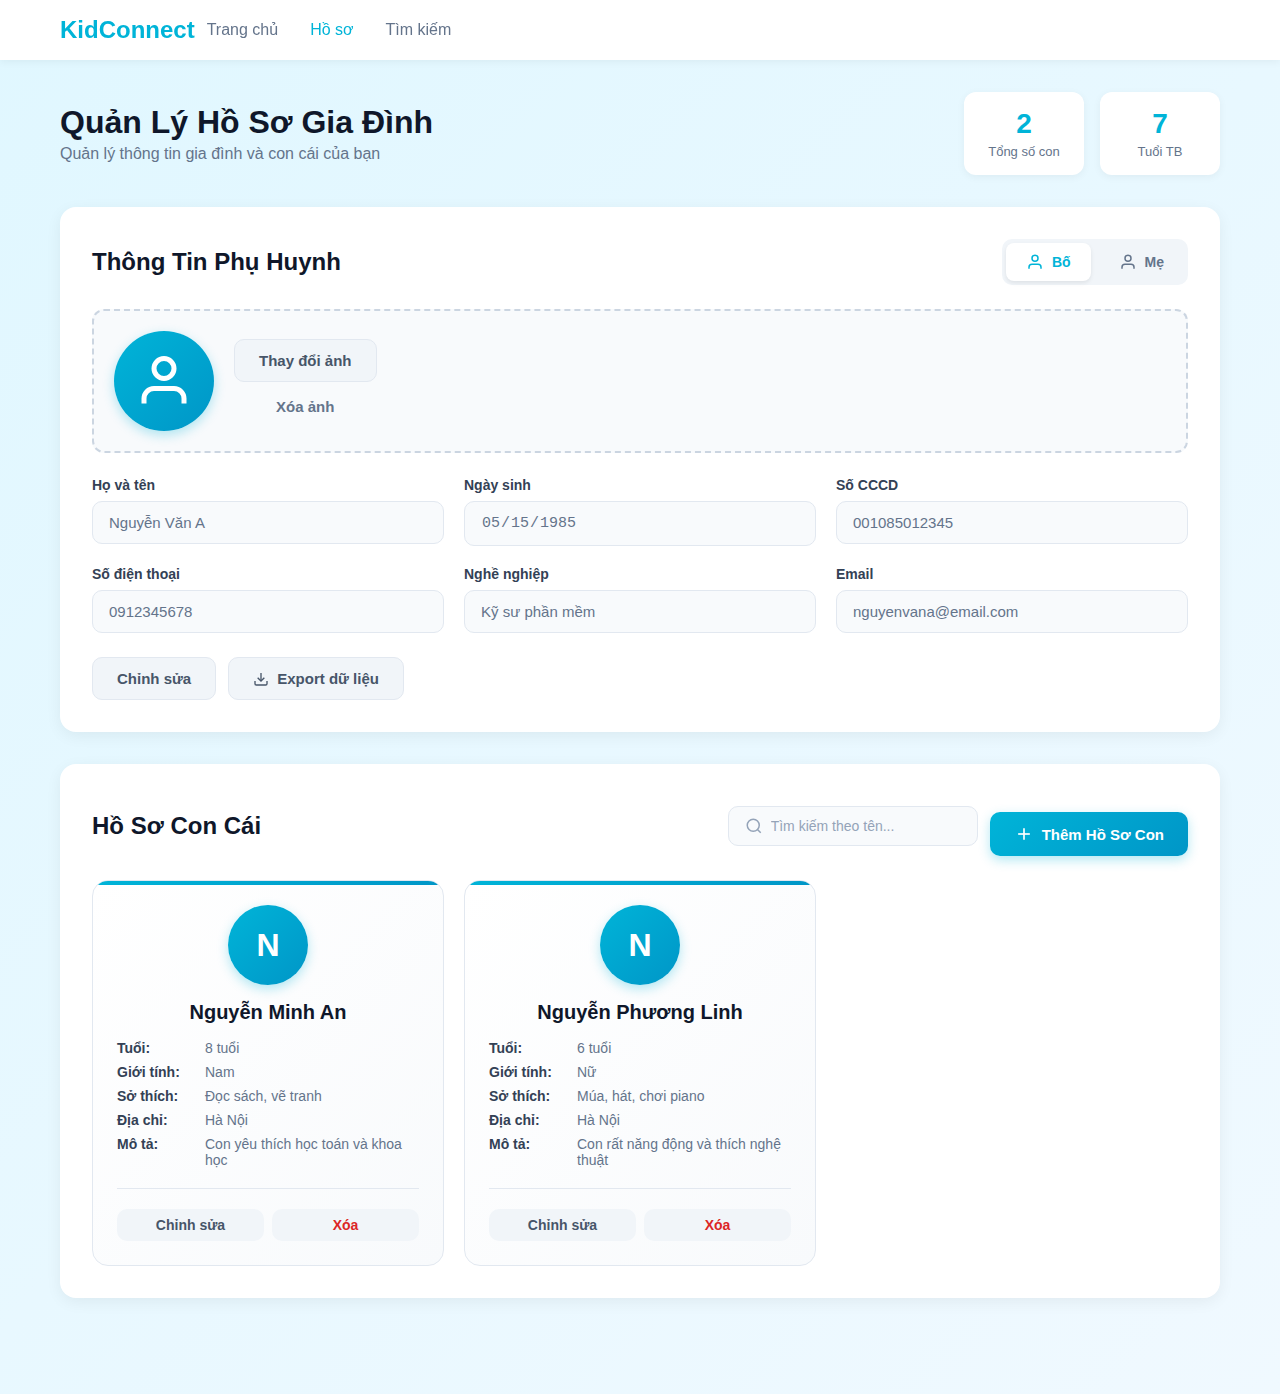
<file: profile-page/profile-page.html>
<!DOCTYPE html>
<html lang="vi">
<head>
    <meta charset="UTF-8">
    <meta name="viewport" content="width=device-width, initial-scale=1.0">
    <title>Quản Lý Hồ Sơ Gia Đình - KidConnect</title>
    <link rel="stylesheet" href="styles.css">
</head>
<body>
<header class="header">
    <div class="container">
        <h1 class="logo">KidConnect</h1>
        <nav class="nav">
            <a href="#" class="nav-link">Trang chủ</a>
            <a href="#" class="nav-link active">Hồ sơ</a>
            <a href="#" class="nav-link">Tìm kiếm</a>
        </nav>
    </div>
</header>

<main class="main-content">
    <div class="container">
        <!-- Page Header with Stats -->
        <div class="page-header">
            <div>
                <h2 class="page-title">Quản Lý Hồ Sơ Gia Đình</h2>
                <p class="page-subtitle">Quản lý thông tin gia đình và con cái của bạn</p>
            </div>
            <div class="stats-row">
                <div class="stat-card">
                    <div class="stat-value" id="totalChildren">0</div>
                    <div class="stat-label">Tổng số con</div>
                </div>
                <div class="stat-card">
                    <div class="stat-value" id="avgAge">0</div>
                    <div class="stat-label">Tuổi TB</div>
                </div>
            </div>
        </div>

        <!-- Parent Profile Section with Tabs -->
        <section class="profile-section">
            <div class="section-header">
                <h3 class="section-title">Thông Tin Phụ Huynh</h3>
                <div class="parent-tabs">
                    <button class="tab-btn active" data-parent="father" onclick="switchParentTab('father')">
                        <svg width="20" height="20" fill="none" stroke="currentColor" stroke-width="2" viewBox="0 0 24 24">
                            <path d="M20 21v-2a4 4 0 0 0-4-4H8a4 4 0 0 0-4 4v2"></path>
                            <circle cx="12" cy="7" r="4"></circle>
                        </svg>
                        Bố
                    </button>
                    <button class="tab-btn" data-parent="mother" onclick="switchParentTab('mother')">
                        <svg width="20" height="20" fill="none" stroke="currentColor" stroke-width="2" viewBox="0 0 24 24">
                            <path d="M20 21v-2a4 4 0 0 0-4-4H8a4 4 0 0 0-4 4v2"></path>
                            <circle cx="12" cy="7" r="4"></circle>
                        </svg>
                        Mẹ
                    </button>
                </div>
            </div>

            <form id="parentForm" class="parent-form">
                <!-- Avatar Upload -->
                <div class="avatar-upload-section">
                    <div class="avatar-preview" id="parentAvatarPreview">
                        <svg width="60" height="60" fill="none" stroke="currentColor" stroke-width="2" viewBox="0 0 24 24">
                            <path d="M20 21v-2a4 4 0 0 0-4-4H8a4 4 0 0 0-4 4v2"></path>
                            <circle cx="12" cy="7" r="4"></circle>
                        </svg>
                    </div>
                    <div class="avatar-upload-actions">
                        <input type="file" id="parentAvatar" accept="image/*" style="display: none;" onchange="handleParentAvatarChange(event)">
                        <button type="button" class="btn-secondary" onclick="document.getElementById('parentAvatar').click()">
                            Thay đổi ảnh
                        </button>
                        <button type="button" class="btn-text" onclick="removeParentAvatar()">Xóa ảnh</button>
                    </div>
                </div>

                <div class="form-grid">
                    <div class="form-group">
                        <label class="form-label">Họ và tên</label>
                        <input type="text" id="parentName" class="form-input" disabled required>
                    </div>

                    <div class="form-group">
                        <label class="form-label">Ngày sinh</label>
                        <input type="date" id="parentBirthday" class="form-input" disabled required>
                    </div>

                    <div class="form-group">
                        <label class="form-label">Số CCCD</label>
                        <input type="text" id="parentId" class="form-input" disabled required>
                    </div>

                    <div class="form-group">
                        <label class="form-label">Số điện thoại</label>
                        <input type="tel" id="parentPhone" class="form-input" disabled required>
                    </div>

                    <div class="form-group">
                        <label class="form-label">Nghề nghiệp</label>
                        <input type="text" id="parentJob" class="form-input" disabled required>
                    </div>

                    <div class="form-group">
                        <label class="form-label">Email</label>
                        <input type="email" id="parentEmail" class="form-input" disabled required>
                    </div>
                </div>

                <div class="form-actions">
                    <button type="button" class="btn-secondary" onclick="toggleEditParent()">Chỉnh sửa</button>
                    <button type="button" class="btn-secondary" onclick="exportData()">
                        <svg width="16" height="16" fill="none" stroke="currentColor" stroke-width="2" viewBox="0 0 24 24">
                            <path d="M21 15v4a2 2 0 0 1-2 2H5a2 2 0 0 1-2-2v-4"></path>
                            <polyline points="7 10 12 15 17 10"></polyline>
                            <line x1="12" y1="15" x2="12" y2="3"></line>
                        </svg>
                        Export dữ liệu
                    </button>
                </div>

                <div id="parentFormActions" class="form-actions" style="display: none;">
                    <button type="submit" class="btn-primary">Lưu thay đổi</button>
                    <button type="button" class="btn-text" onclick="cancelEditParent()">Hủy</button>
                </div>
            </form>
        </section>

        <!-- Children Section -->
        <section class="profile-section">
            <div class="section-header">
                <h3 class="section-title">Hồ Sơ Con Cái</h3>
                <div class="section-actions">
                    <div class="search-box">
                        <svg width="18" height="18" fill="none" stroke="currentColor" stroke-width="2" viewBox="0 0 24 24">
                            <circle cx="11" cy="11" r="8"></circle>
                            <path d="m21 21-4.35-4.35"></path>
                        </svg>
                        <input type="text" id="searchInput" placeholder="Tìm kiếm theo tên..." onkeyup="searchChildren()">
                    </div>
                    <button class="btn-primary" onclick="openChildModal()">
                        <svg width="20" height="20" fill="none" stroke="currentColor" stroke-width="2" viewBox="0 0 24 24">
                            <line x1="12" y1="5" x2="12" y2="19"></line>
                            <line x1="5" y1="12" x2="19" y2="12"></line>
                        </svg>
                        Thêm Hồ Sơ Con
                    </button>
                </div>
            </div>

            <div id="childrenGrid" class="children-grid"></div>
        </section>
    </div>
</main>

<!-- Child Modal -->
<div id="childModal" class="modal">
    <div class="modal-content">
        <div class="modal-header">
            <h4 id="modalTitle">Thêm Hồ Sơ Con</h4>
            <button class="modal-close" onclick="closeChildModal()">
                <svg width="24" height="24" fill="none" stroke="currentColor" stroke-width="2" viewBox="0 0 24 24">
                    <line x1="18" y1="6" x2="6" y2="18"></line>
                    <line x1="6" y1="6" x2="18" y2="18"></line>
                </svg>
            </button>
        </div>

        <form id="childForm" class="modal-body">
            <!-- Child Avatar Upload -->
            <div class="avatar-upload-section">
                <div class="avatar-preview" id="childAvatarPreview">
                    <svg width="50" height="50" fill="none" stroke="currentColor" stroke-width="2" viewBox="0 0 24 24">
                        <path d="M20 21v-2a4 4 0 0 0-4-4H8a4 4 0 0 0-4 4v2"></path>
                        <circle cx="12" cy="7" r="4"></circle>
                    </svg>
                </div>
                <div class="avatar-upload-actions">
                    <input type="file" id="childAvatar" accept="image/*" style="display: none;" onchange="handleChildAvatarChange(event)">
                    <button type="button" class="btn-secondary btn-sm" onclick="document.getElementById('childAvatar').click()">
                        Chọn ảnh
                    </button>
                </div>
            </div>

            <div class="form-grid">
                <div class="form-group">
                    <label class="form-label">Họ và tên <span class="required">*</span></label>
                    <input type="text" id="childName" class="form-input" required>
                </div>

                <div class="form-group">
                    <label class="form-label">Tuổi <span class="required">*</span></label>
                    <input type="number" id="childAge" class="form-input" min="0" max="18" required>
                </div>

                <div class="form-group">
                    <label class="form-label">Giới tính <span class="required">*</span></label>
                    <select id="childGender" class="form-input" required>
                        <option value="">Chọn giới tính</option>
                        <option value="male">Nam</option>
                        <option value="female">Nữ</option>
                        <option value="other">Khác</option>
                    </select>
                </div>

                <div class="form-group">
                    <label class="form-label">Ngày sinh</label>
                    <input type="date" id="childBirthday" class="form-input">
                </div>

                <div class="form-group">
                    <label class="form-label">Địa chỉ</label>
                    <input type="text" id="childAddress" class="form-input">
                </div>

                <div class="form-group">
                    <label class="form-label">Sở thích</label>
                    <input type="text" id="childHobbies" class="form-input" placeholder="VD: Đọc sách, vẽ tranh">
                </div>

                <div class="form-group" style="grid-column: 1 / -1;">
                    <label class="form-label">Mô tả thêm</label>
                    <textarea id="childDescription" class="form-input" rows="3" placeholder="Thông tin thêm về con..."></textarea>
                </div>
            </div>

            <div class="modal-footer">
                <button type="button" class="btn-text" onclick="closeChildModal()">Hủy</button>
                <button type="submit" class="btn-primary">Lưu hồ sơ</button>
            </div>
        </form>
    </div>
</div>

<script src="script.js"></script>
</body>
</html>
</file>
<file: profile-page/styles.css>
* {
    margin: 0;
    padding: 0;
    box-sizing: border-box;
}

body {
    font-family: -apple-system, BlinkMacSystemFont, "Segoe UI", Roboto, "Helvetica Neue", Arial, sans-serif;
    background: linear-gradient(135deg, #e0f7ff 0%, #f0f9ff 100%);
    color: #1e293b;
    min-height: 100vh;
}

.container {
    max-width: 1200px;
    margin: 0 auto;
    padding: 0 20px;
}

/* Header */
.header {
    background: white;
    box-shadow: 0 2px 8px rgba(0, 0, 0, 0.05);
    position: sticky;
    top: 0;
    z-index: 100;
}

.header .container {
    display: flex;
    align-items: center;
    justify-content: flex-start;
    padding: 16px 20px;
    gap: 12px;
}

.logo {
    font-size: 24px;
    font-weight: 700;
    color: #00b4d8;
}

.page-title-header {
    font-size: 20px;
    font-weight: 700;
    color: #0ea5e9;
    margin: 0;
    flex: 1;
    text-align: left;
    white-space: nowrap;
    overflow: hidden;
    text-overflow: ellipsis;
    min-width: 0;
}

.nav {
    display: flex;
    gap: 32px;
}

.nav-link {
    text-decoration: none;
    color: #64748b;
    font-weight: 500;
    transition: color 0.2s;
}

.nav-link:hover,
.nav-link.active {
    color: #00b4d8;
}

/* Main Content */
.main-content {
    padding: 32px 0 64px;
}

/* Page Header */
.page-header {
    display: flex;
    align-items: center;
    justify-content: space-between;
    margin-bottom: 32px;
    gap: 24px;
    flex-wrap: wrap;
}

.page-title {
    font-size: 32px;
    font-weight: 700;
    color: #0f172a;
    margin-bottom: 4px;
}

.page-subtitle {
    color: #64748b;
    font-size: 16px;
}

.stats-row {
    display: flex;
    gap: 16px;
}

.stat-card {
    background: white;
    padding: 16px 24px;
    border-radius: 12px;
    box-shadow: 0 2px 8px rgba(0, 0, 0, 0.05);
    text-align: center;
    min-width: 120px;
}

.stat-value {
    font-size: 28px;
    font-weight: 700;
    color: #00b4d8;
    margin-bottom: 4px;
}

.stat-label {
    font-size: 13px;
    color: #64748b;
    font-weight: 500;
}

/* Profile Section */
.profile-section {
    background: white;
    border-radius: 16px;
    padding: 32px;
    margin-bottom: 32px;
    box-shadow: 0 4px 16px rgba(0, 0, 0, 0.06);
}

.section-header {
    display: flex;
    align-items: center;
    justify-content: space-between;
    margin-bottom: 24px;
    gap: 16px;
    flex-wrap: wrap;
}

.section-title {
    font-size: 24px;
    font-weight: 700;
    color: #0f172a;
}

.section-actions {
    display: flex;
    gap: 12px;
    align-items: center;
    flex-wrap: wrap;
}

/* Parent Tabs */
.parent-tabs {
    display: flex;
    gap: 8px;
    background: #f1f5f9;
    padding: 4px;
    border-radius: 10px;
}

.tab-btn {
    display: flex;
    align-items: center;
    gap: 8px;
    padding: 10px 20px;
    border: none;
    background: transparent;
    color: #64748b;
    font-weight: 600;
    border-radius: 8px;
    cursor: pointer;
    transition: all 0.2s;
    font-size: 14px;
}

.tab-btn:hover {
    background: rgba(0, 180, 216, 0.1);
    color: #00b4d8;
}

.tab-btn.active {
    background: white;
    color: #00b4d8;
    box-shadow: 0 2px 4px rgba(0, 0, 0, 0.08);
}

.tab-btn svg {
    width: 18px;
    height: 18px;
}

/* Search Box */
.search-box {
    display: flex;
    align-items: center;
    gap: 8px;
    background: #f8fafc;
    border: 1px solid #e2e8f0;
    border-radius: 10px;
    padding: 10px 16px;
    min-width: 250px;
}

.search-box svg {
    color: #94a3b8;
    flex-shrink: 0;
}

.search-box input {
    border: none;
    background: transparent;
    outline: none;
    width: 100%;
    font-size: 14px;
    color: #1e293b;
}

.search-box input::placeholder {
    color: #94a3b8;
}

/* Avatar Upload */
.avatar-upload-section {
    display: flex;
    align-items: center;
    gap: 20px;
    margin-bottom: 24px;
    padding: 20px;
    background: #f8fafc;
    border-radius: 12px;
    border: 2px dashed #cbd5e1;
}

.avatar-preview {
    width: 100px;
    height: 100px;
    border-radius: 50%;
    background: linear-gradient(135deg, #00b4d8 0%, #0096c7 100%);
    display: flex;
    align-items: center;
    justify-content: center;
    color: white;
    font-size: 36px;
    font-weight: 700;
    overflow: hidden;
    flex-shrink: 0;
    box-shadow: 0 4px 12px rgba(0, 180, 216, 0.3);
}

.avatar-preview img {
    width: 100%;
    height: 100%;
    object-fit: cover;
}

.avatar-preview svg {
    stroke: white;
}

.avatar-upload-actions {
    display: flex;
    flex-direction: column;
    gap: 8px;
}

/* Forms */
.parent-form {
    margin-top: 24px;
}

.form-grid {
    display: grid;
    grid-template-columns: repeat(auto-fit, minmax(280px, 1fr));
    gap: 20px;
    margin-bottom: 24px;
}

.form-group {
    display: flex;
    flex-direction: column;
    gap: 8px;
}

.form-label {
    font-weight: 600;
    color: #334155;
    font-size: 14px;
}

.required {
    color: #ef4444;
}

.form-input {
    padding: 12px 16px;
    border: 1px solid #e2e8f0;
    border-radius: 10px;
    font-size: 15px;
    transition: all 0.2s;
    background: white;
    color: #1e293b;
}

.form-input:focus {
    outline: none;
    border-color: #00b4d8;
    box-shadow: 0 0 0 3px rgba(0, 180, 216, 0.1);
}

.form-input:disabled {
    background: #f8fafc;
    color: #64748b;
    cursor: not-allowed;
}

textarea.form-input {
    resize: vertical;
    min-height: 80px;
    font-family: inherit;
}

.form-actions {
    display: flex;
    gap: 12px;
    flex-wrap: wrap;
}

/* Buttons */
.btn-primary,
.btn-secondary,
.btn-text,
.btn-icon {
    padding: 12px 24px;
    border-radius: 10px;
    font-weight: 600;
    font-size: 15px;
    cursor: pointer;
    transition: all 0.2s;
    border: none;
    display: inline-flex;
    align-items: center;
    gap: 8px;
    justify-content: center;
}

.btn-primary {
    background: linear-gradient(135deg, #00b4d8 0%, #0096c7 100%);
    color: white;
    box-shadow: 0 4px 12px rgba(0, 180, 216, 0.3);
    margin-top: 16px;
}

.btn-primary:hover {
    transform: translateY(-2px);
    box-shadow: 0 6px 16px rgba(0, 180, 216, 0.4);
}

.btn-secondary {
    background: #f1f5f9;
    color: #475569;
    border: 1px solid #e2e8f0;
}

.btn-secondary:hover {
    background: #e2e8f0;
}

.btn-sm {
    padding: 8px 16px;
    font-size: 14px;
}

.btn-text {
    background: transparent;
    color: #64748b;
    padding: 8px 16px;
}

.btn-text:hover {
    background: #f1f5f9;
    color: #334155;
}

.btn-icon {
    background: #f1f5f9;
    color: #475569;
    padding: 8px 16px;
    font-size: 14px;
}

.btn-icon:hover {
    background: #e0f2fe;
    color: #0096c7;
}

.btn-delete {
    color: #dc2626;
}

.btn-delete:hover {
    background: #fee2e2;
    color: #b91c1c;
}

/* Children Grid */
.children-grid {
    display: grid;
    grid-template-columns: repeat(auto-fill, minmax(300px, 1fr));
    gap: 20px;
}

.child-card {
    background: linear-gradient(135deg, #ffffff 0%, #f8fafc 100%);
    border: 1px solid #e2e8f0;
    border-radius: 16px;
    padding: 24px;
    transition: all 0.3s;
    position: relative;
    overflow: hidden;
}

.child-card::before {
    content: "";
    position: absolute;
    top: 0;
    left: 0;
    right: 0;
    height: 4px;
    background: linear-gradient(90deg, #00b4d8 0%, #0096c7 100%);
}

.child-card:hover {
    transform: translateY(-4px);
    box-shadow: 0 8px 24px rgba(0, 0, 0, 0.1);
    border-color: #00b4d8;
}

.child-avatar {
    width: 80px;
    height: 80px;
    border-radius: 50%;
    background: linear-gradient(135deg, #00b4d8 0%, #0096c7 100%);
    color: white;
    display: flex;
    align-items: center;
    justify-content: center;
    font-size: 32px;
    font-weight: 700;
    margin: 0 auto 16px;
    box-shadow: 0 4px 12px rgba(0, 180, 216, 0.3);
    overflow: hidden;
}

.child-avatar img {
    width: 100%;
    height: 100%;
    object-fit: cover;
}

.child-name {
    text-align: center;
    font-size: 20px;
    font-weight: 700;
    color: #0f172a;
    margin-bottom: 16px;
}

.child-info {
    font-size: 14px;
    color: #64748b;
    margin-bottom: 8px;
    display: flex;
    gap: 8px;
}

.child-info strong {
    color: #334155;
    min-width: 80px;
}

.child-actions {
    display: flex;
    gap: 8px;
    margin-top: 20px;
    padding-top: 20px;
    border-top: 1px solid #e2e8f0;
}

.child-actions .btn-icon {
    flex: 1;
}

/* Empty State */
.empty-state {
    text-align: center;
    padding: 64px 24px;
    color: #94a3b8;
}

.empty-state svg {
    width: 80px;
    height: 80px;
    margin-bottom: 16px;
    stroke: #cbd5e1;
}

.empty-state p {
    font-size: 18px;
    margin-bottom: 24px;
    color: #64748b;
}

/* Modal */
.modal {
    display: none;
    position: fixed;
    top: 0;
    left: 0;
    right: 0;
    bottom: 0;
    background: rgba(15, 23, 42, 0.6);
    backdrop-filter: blur(4px);
    z-index: 1000;
    padding: 20px;
    overflow-y: auto;
    align-items: center;
    justify-content: center;
}

.modal.active {
    display: flex;
}

.modal-content {
    background: white;
    border-radius: 20px;
    max-width: 600px;
    width: 100%;
    max-height: 90vh;
    overflow-y: auto;
    box-shadow: 0 20px 60px rgba(0, 0, 0, 0.3);
    animation: modalSlideIn 0.3s ease-out;
}

@keyframes modalSlideIn {
    from {
        opacity: 0;
        transform: translateY(-20px);
    }
    to {
        opacity: 1;
        transform: translateY(0);
    }
}

.modal-header {
    display: flex;
    align-items: center;
    justify-content: space-between;
    padding: 24px 32px;
    border-bottom: 1px solid #e2e8f0;
}

.modal-header h4 {
    font-size: 22px;
    font-weight: 700;
    color: #0f172a;
}

.modal-close {
    width: 36px;
    height: 36px;
    border-radius: 8px;
    border: none;
    background: #f1f5f9;
    color: #64748b;
    cursor: pointer;
    display: flex;
    align-items: center;
    justify-content: center;
    transition: all 0.2s;
}

.modal-close:hover {
    background: #e2e8f0;
    color: #334155;
}

.modal-body {
    padding: 32px;
}

.modal-footer {
    display: flex;
    gap: 12px;
    justify-content: flex-end;
    padding-top: 24px;
    border-top: 1px solid #e2e8f0;
}

/* Responsive */
@media (max-width: 768px) {
    .header .container {
        flex-direction: row;
        gap: 12px;
    }
    
    .page-title-header {
        font-size: 18px;
    }

    .nav {
        gap: 20px;
    }

    .page-header {
        flex-direction: column;
        align-items: flex-start;
    }

    .stats-row {
        width: 100%;
    }

    .stat-card {
        flex: 1;
    }

    .section-header {
        flex-direction: column;
        align-items: flex-start;
    }

    .parent-tabs {
        width: 100%;
    }

    .tab-btn {
        flex: 1;
        justify-content: center;
    }

    .section-actions {
        width: 100%;
        flex-direction: column;
    }

    .search-box {
        width: 100%;
    }

    .profile-section {
        padding: 20px;
    }

    .form-grid {
        grid-template-columns: 1fr;
    }

    .children-grid {
        grid-template-columns: 1fr;
    }

    .avatar-upload-section {
        flex-direction: column;
        text-align: center;
    }

    .modal-content {
        margin: auto;
    }

    .modal-header,
    .modal-body {
        padding: 20px;
    }
}
</file>
